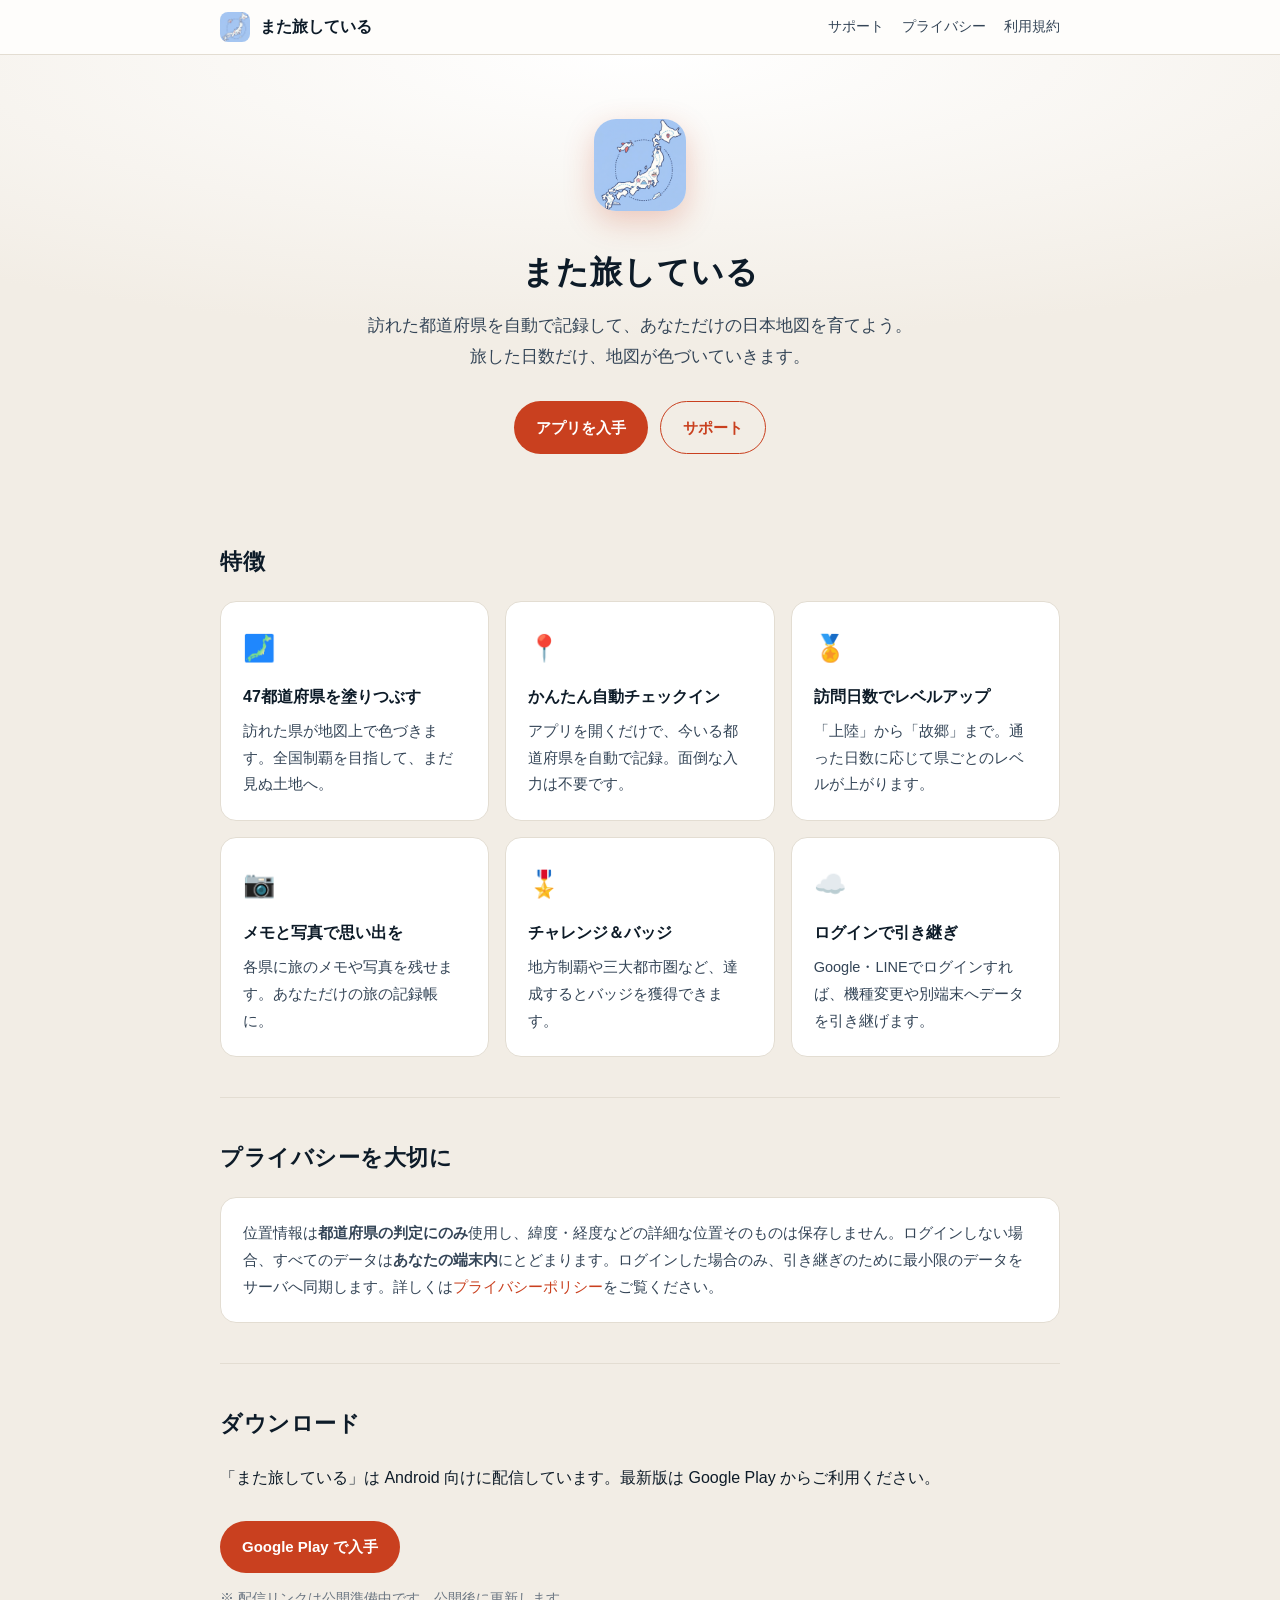
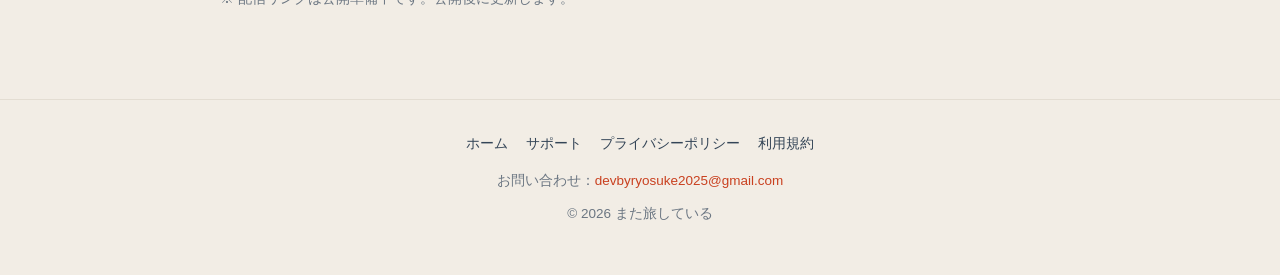
<file: index.html>
<!DOCTYPE html>
<html lang="ja">
<head>
<meta charset="UTF-8">
<meta name="viewport" content="width=device-width, initial-scale=1.0">
<title>また旅している｜日本47都道府県の訪問記録アプリ</title>
<meta name="description" content="「また旅している」は、訪れた都道府県を自動で記録して、あなただけの日本地図を育てるアプリです。位置情報は端末内に保存。Androidで無料配信中。">
<link rel="icon" href="icon.png">
<link rel="stylesheet" href="style.css">
</head>
<body>

<header class="site-header">
  <div class="inner">
    <a class="brand" href="index.html"><img src="icon.png" alt=""> また旅している</a>
    <nav class="nav">
      <a href="support.html">サポート</a>
      <a href="privacy.html">プライバシー</a>
      <a href="terms.html">利用規約</a>
    </nav>
  </div>
</header>

<div class="hero">
  <img class="appicon" src="icon.png" alt="また旅している アプリアイコン">
  <h1>また旅している</h1>
  <p class="lead">訪れた都道府県を自動で記録して、あなただけの日本地図を育てよう。<br>旅した日数だけ、地図が色づいていきます。</p>
  <div class="badge-row">
    <a class="btn" href="#download">アプリを入手</a>
    <a class="btn ghost" href="support.html">サポート</a>
  </div>
</div>

<main>
  <section id="features">
    <h2>特徴</h2>
    <div class="features">
      <div class="card">
        <div class="ico">🗾</div>
        <h3>47都道府県を塗りつぶす</h3>
        <p>訪れた県が地図上で色づきます。全国制覇を目指して、まだ見ぬ土地へ。</p>
      </div>
      <div class="card">
        <div class="ico">📍</div>
        <h3>かんたん自動チェックイン</h3>
        <p>アプリを開くだけで、今いる都道府県を自動で記録。面倒な入力は不要です。</p>
      </div>
      <div class="card">
        <div class="ico">🏅</div>
        <h3>訪問日数でレベルアップ</h3>
        <p>「上陸」から「故郷」まで。通った日数に応じて県ごとのレベルが上がります。</p>
      </div>
      <div class="card">
        <div class="ico">📷</div>
        <h3>メモと写真で思い出を</h3>
        <p>各県に旅のメモや写真を残せます。あなただけの旅の記録帳に。</p>
      </div>
      <div class="card">
        <div class="ico">🎖️</div>
        <h3>チャレンジ＆バッジ</h3>
        <p>地方制覇や三大都市圏など、達成するとバッジを獲得できます。</p>
      </div>
      <div class="card">
        <div class="ico">☁️</div>
        <h3>ログインで引き継ぎ</h3>
        <p>Google・LINEでログインすれば、機種変更や別端末へデータを引き継げます。</p>
      </div>
    </div>
  </section>

  <section id="privacy-first">
    <h2>プライバシーを大切に</h2>
    <div class="card">
      <p style="margin:0">位置情報は<strong>都道府県の判定にのみ</strong>使用し、緯度・経度などの詳細な位置そのものは保存しません。ログインしない場合、すべてのデータは<strong>あなたの端末内</strong>にとどまります。ログインした場合のみ、引き継ぎのために最小限のデータをサーバへ同期します。詳しくは<a href="privacy.html">プライバシーポリシー</a>をご覧ください。</p>
    </div>
  </section>

  <section id="download">
    <h2>ダウンロード</h2>
    <p>「また旅している」は Android 向けに配信しています。最新版は Google Play からご利用ください。</p>
    <div class="badge-row" style="justify-content:flex-start">
      <a class="btn" href="#">Google Play で入手</a>
    </div>
    <p class="meta" style="margin-top:14px">※ 配信リンクは公開準備中です。公開後に更新します。</p>
  </section>
</main>

<footer class="site-footer">
  <div class="links">
    <a href="index.html">ホーム</a>
    <a href="support.html">サポート</a>
    <a href="privacy.html">プライバシーポリシー</a>
    <a href="terms.html">利用規約</a>
  </div>
  <div>お問い合わせ：<a href="mailto:devbyryosuke2025@gmail.com">devbyryosuke2025@gmail.com</a></div>
  <div style="margin-top:8px">© 2026 また旅している</div>
</footer>

</body>
</html>
</file>
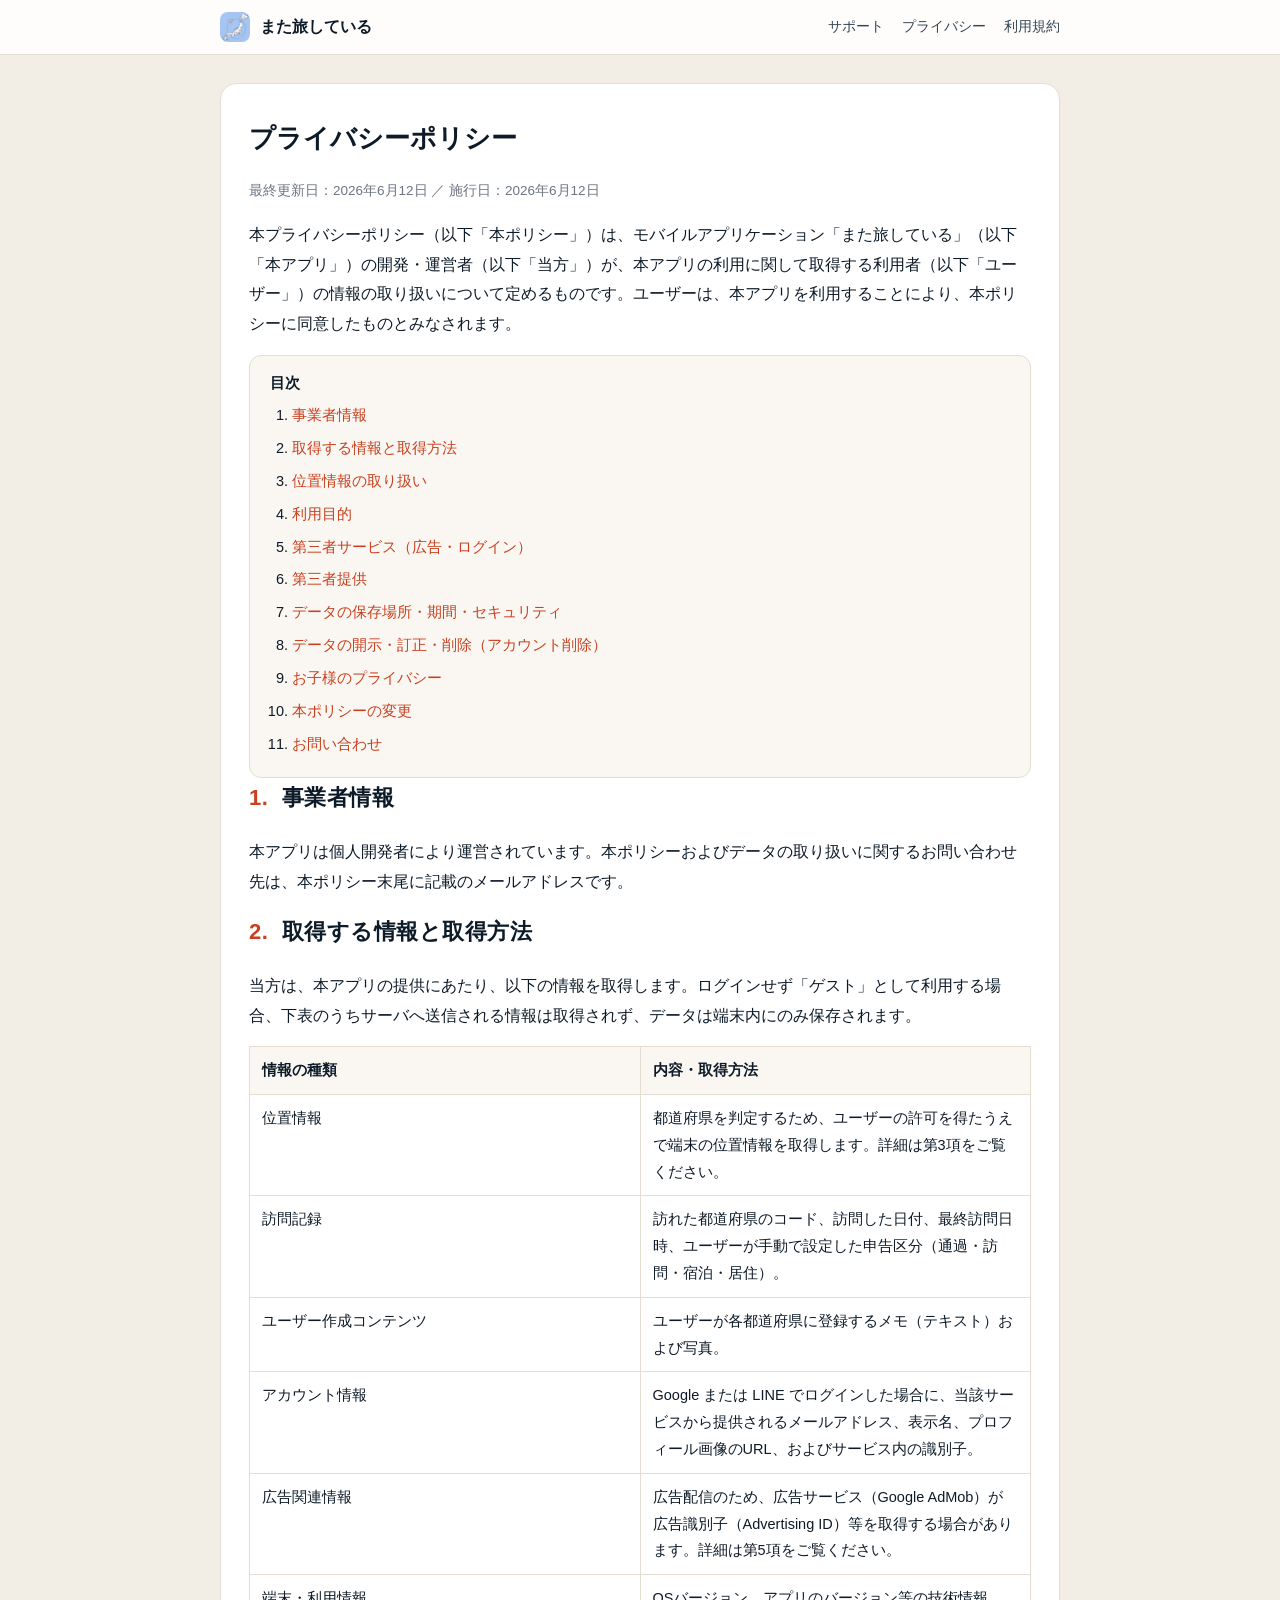
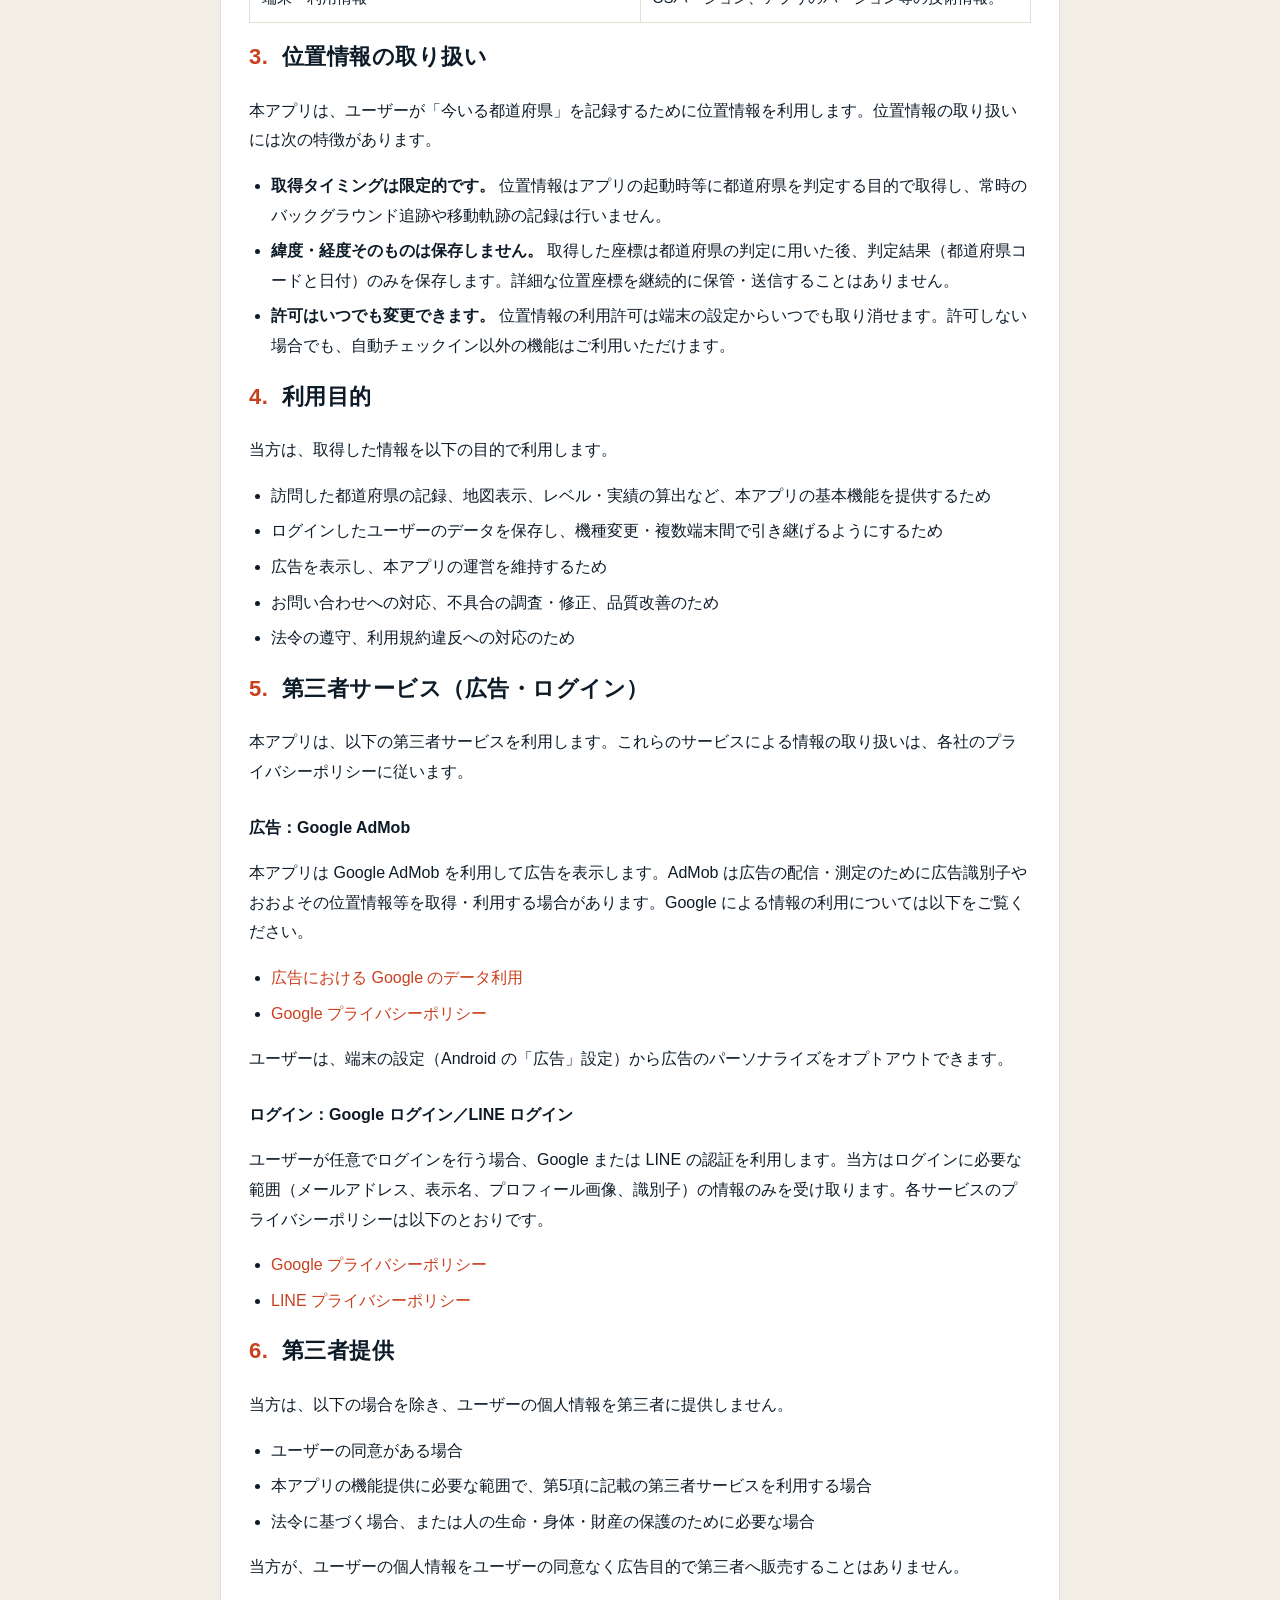
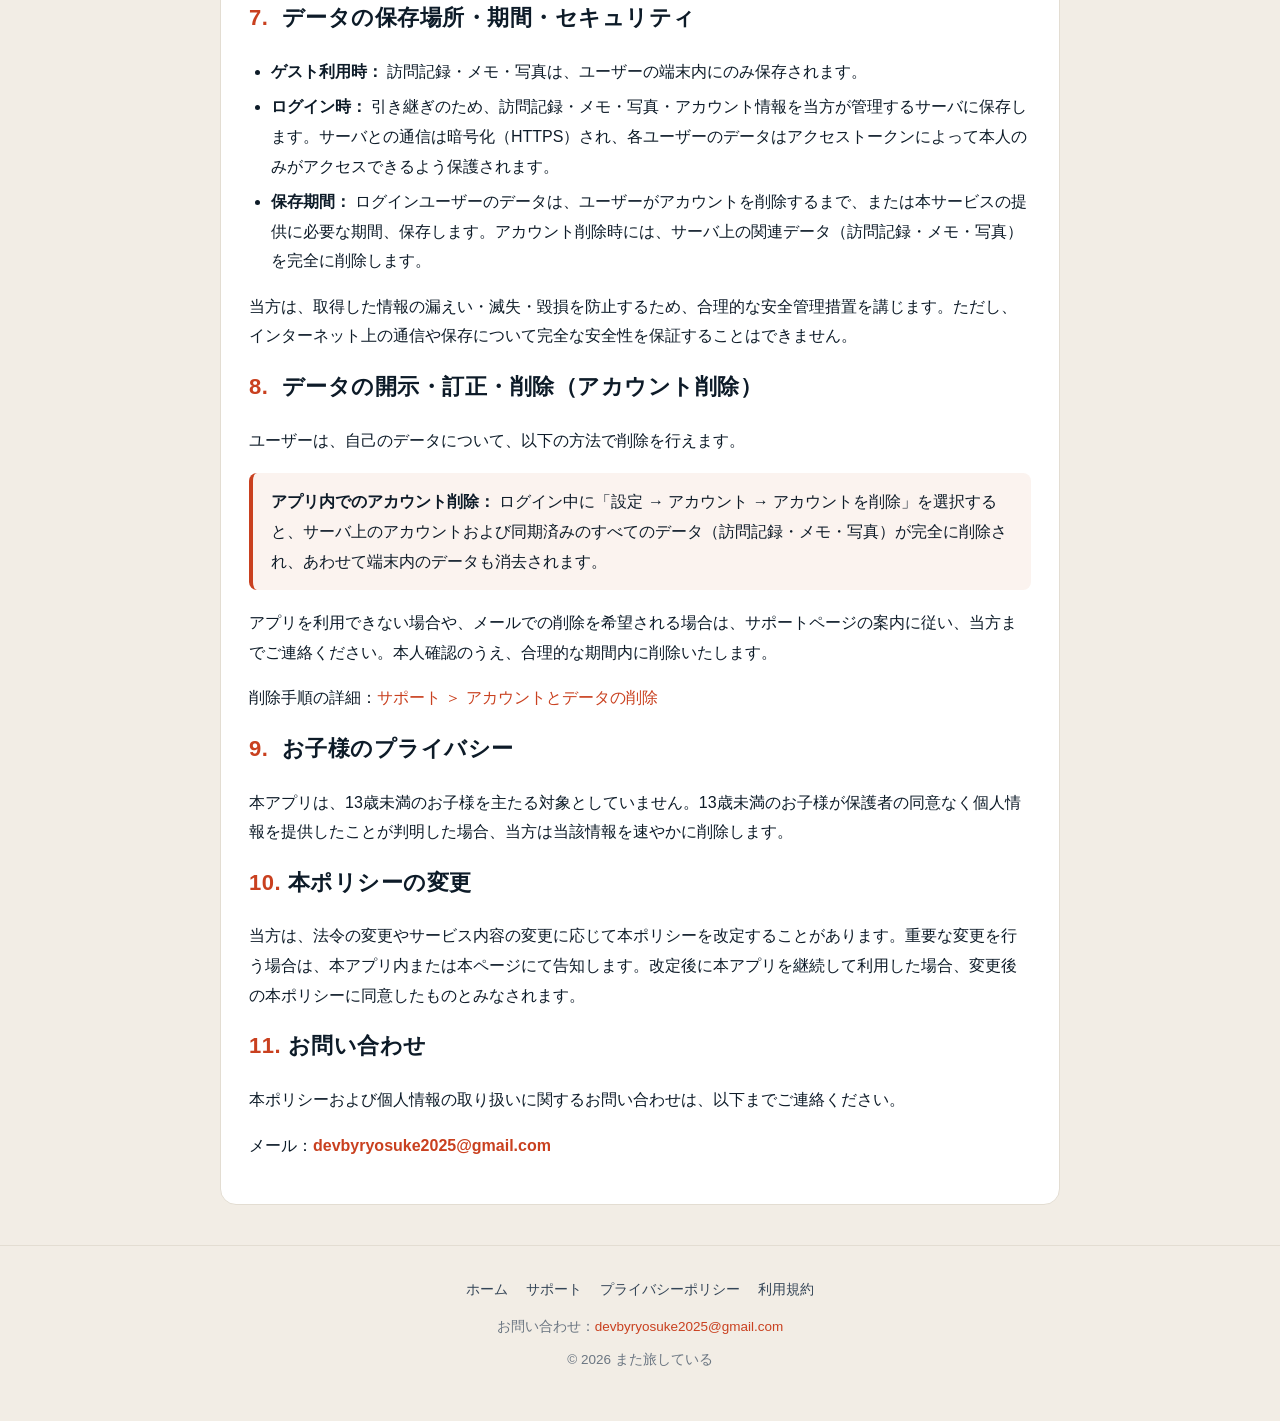
<file: privacy.html>
<!DOCTYPE html>
<html lang="ja">
<head>
<meta charset="UTF-8">
<meta name="viewport" content="width=device-width, initial-scale=1.0">
<title>プライバシーポリシー｜また旅している</title>
<meta name="description" content="「また旅している」のプライバシーポリシー。収集する情報、利用目的、第三者提供、保存と削除、位置情報・広告の取り扱いについて説明します。">
<link rel="icon" href="icon.png">
<link rel="stylesheet" href="style.css">
</head>
<body>

<header class="site-header">
  <div class="inner">
    <a class="brand" href="index.html"><img src="icon.png" alt=""> また旅している</a>
    <nav class="nav">
      <a href="support.html">サポート</a>
      <a href="privacy.html">プライバシー</a>
      <a href="terms.html">利用規約</a>
    </nav>
  </div>
</header>

<main>
<article class="legal">
  <h1>プライバシーポリシー</h1>
  <p class="meta">最終更新日：2026年6月12日 ／ 施行日：2026年6月12日</p>

  <p>本プライバシーポリシー（以下「本ポリシー」）は、モバイルアプリケーション「また旅している」（以下「本アプリ」）の開発・運営者（以下「当方」）が、本アプリの利用に関して取得する利用者（以下「ユーザー」）の情報の取り扱いについて定めるものです。ユーザーは、本アプリを利用することにより、本ポリシーに同意したものとみなされます。</p>

  <div class="toc">
    <strong>目次</strong>
    <ol>
      <li><a href="#sec1">事業者情報</a></li>
      <li><a href="#sec2">取得する情報と取得方法</a></li>
      <li><a href="#sec3">位置情報の取り扱い</a></li>
      <li><a href="#sec4">利用目的</a></li>
      <li><a href="#sec5">第三者サービス（広告・ログイン）</a></li>
      <li><a href="#sec6">第三者提供</a></li>
      <li><a href="#sec7">データの保存場所・期間・セキュリティ</a></li>
      <li><a href="#sec8">データの開示・訂正・削除（アカウント削除）</a></li>
      <li><a href="#sec9">お子様のプライバシー</a></li>
      <li><a href="#sec10">本ポリシーの変更</a></li>
      <li><a href="#sec11">お問い合わせ</a></li>
    </ol>
  </div>

  <h2 id="sec1"><span class="num">1.</span> 事業者情報</h2>
  <p>本アプリは個人開発者により運営されています。本ポリシーおよびデータの取り扱いに関するお問い合わせ先は、本ポリシー末尾に記載のメールアドレスです。</p>

  <h2 id="sec2"><span class="num">2.</span> 取得する情報と取得方法</h2>
  <p>当方は、本アプリの提供にあたり、以下の情報を取得します。ログインせず「ゲスト」として利用する場合、下表のうちサーバへ送信される情報は取得されず、データは端末内にのみ保存されます。</p>
  <table>
    <tr><th>情報の種類</th><th>内容・取得方法</th></tr>
    <tr><td>位置情報</td><td>都道府県を判定するため、ユーザーの許可を得たうえで端末の位置情報を取得します。詳細は第3項をご覧ください。</td></tr>
    <tr><td>訪問記録</td><td>訪れた都道府県のコード、訪問した日付、最終訪問日時、ユーザーが手動で設定した申告区分（通過・訪問・宿泊・居住）。</td></tr>
    <tr><td>ユーザー作成コンテンツ</td><td>ユーザーが各都道府県に登録するメモ（テキスト）および写真。</td></tr>
    <tr><td>アカウント情報</td><td>Google または LINE でログインした場合に、当該サービスから提供されるメールアドレス、表示名、プロフィール画像のURL、およびサービス内の識別子。</td></tr>
    <tr><td>広告関連情報</td><td>広告配信のため、広告サービス（Google AdMob）が広告識別子（Advertising ID）等を取得する場合があります。詳細は第5項をご覧ください。</td></tr>
    <tr><td>端末・利用情報</td><td>OSバージョン、アプリのバージョン等の技術情報。</td></tr>
  </table>

  <h2 id="sec3"><span class="num">3.</span> 位置情報の取り扱い</h2>
  <p>本アプリは、ユーザーが「今いる都道府県」を記録するために位置情報を利用します。位置情報の取り扱いには次の特徴があります。</p>
  <ul>
    <li><strong>取得タイミングは限定的です。</strong> 位置情報はアプリの起動時等に都道府県を判定する目的で取得し、常時のバックグラウンド追跡や移動軌跡の記録は行いません。</li>
    <li><strong>緯度・経度そのものは保存しません。</strong> 取得した座標は都道府県の判定に用いた後、判定結果（都道府県コードと日付）のみを保存します。詳細な位置座標を継続的に保管・送信することはありません。</li>
    <li><strong>許可はいつでも変更できます。</strong> 位置情報の利用許可は端末の設定からいつでも取り消せます。許可しない場合でも、自動チェックイン以外の機能はご利用いただけます。</li>
  </ul>

  <h2 id="sec4"><span class="num">4.</span> 利用目的</h2>
  <p>当方は、取得した情報を以下の目的で利用します。</p>
  <ul>
    <li>訪問した都道府県の記録、地図表示、レベル・実績の算出など、本アプリの基本機能を提供するため</li>
    <li>ログインしたユーザーのデータを保存し、機種変更・複数端末間で引き継げるようにするため</li>
    <li>広告を表示し、本アプリの運営を維持するため</li>
    <li>お問い合わせへの対応、不具合の調査・修正、品質改善のため</li>
    <li>法令の遵守、利用規約違反への対応のため</li>
  </ul>

  <h2 id="sec5"><span class="num">5.</span> 第三者サービス（広告・ログイン）</h2>
  <p>本アプリは、以下の第三者サービスを利用します。これらのサービスによる情報の取り扱いは、各社のプライバシーポリシーに従います。</p>
  <h3>広告：Google AdMob</h3>
  <p>本アプリは Google AdMob を利用して広告を表示します。AdMob は広告の配信・測定のために広告識別子やおおよその位置情報等を取得・利用する場合があります。Google による情報の利用については以下をご覧ください。</p>
  <ul>
    <li><a href="https://policies.google.com/technologies/ads" target="_blank" rel="noopener">広告における Google のデータ利用</a></li>
    <li><a href="https://policies.google.com/privacy" target="_blank" rel="noopener">Google プライバシーポリシー</a></li>
  </ul>
  <p>ユーザーは、端末の設定（Android の「広告」設定）から広告のパーソナライズをオプトアウトできます。</p>
  <h3>ログイン：Google ログイン／LINE ログイン</h3>
  <p>ユーザーが任意でログインを行う場合、Google または LINE の認証を利用します。当方はログインに必要な範囲（メールアドレス、表示名、プロフィール画像、識別子）の情報のみを受け取ります。各サービスのプライバシーポリシーは以下のとおりです。</p>
  <ul>
    <li><a href="https://policies.google.com/privacy" target="_blank" rel="noopener">Google プライバシーポリシー</a></li>
    <li><a href="https://terms.line.me/line_rules" target="_blank" rel="noopener">LINE プライバシーポリシー</a></li>
  </ul>

  <h2 id="sec6"><span class="num">6.</span> 第三者提供</h2>
  <p>当方は、以下の場合を除き、ユーザーの個人情報を第三者に提供しません。</p>
  <ul>
    <li>ユーザーの同意がある場合</li>
    <li>本アプリの機能提供に必要な範囲で、第5項に記載の第三者サービスを利用する場合</li>
    <li>法令に基づく場合、または人の生命・身体・財産の保護のために必要な場合</li>
  </ul>
  <p>当方が、ユーザーの個人情報をユーザーの同意なく広告目的で第三者へ販売することはありません。</p>

  <h2 id="sec7"><span class="num">7.</span> データの保存場所・期間・セキュリティ</h2>
  <ul>
    <li><strong>ゲスト利用時：</strong> 訪問記録・メモ・写真は、ユーザーの端末内にのみ保存されます。</li>
    <li><strong>ログイン時：</strong> 引き継ぎのため、訪問記録・メモ・写真・アカウント情報を当方が管理するサーバに保存します。サーバとの通信は暗号化（HTTPS）され、各ユーザーのデータはアクセストークンによって本人のみがアクセスできるよう保護されます。</li>
    <li><strong>保存期間：</strong> ログインユーザーのデータは、ユーザーがアカウントを削除するまで、または本サービスの提供に必要な期間、保存します。アカウント削除時には、サーバ上の関連データ（訪問記録・メモ・写真）を完全に削除します。</li>
  </ul>
  <p>当方は、取得した情報の漏えい・滅失・毀損を防止するため、合理的な安全管理措置を講じます。ただし、インターネット上の通信や保存について完全な安全性を保証することはできません。</p>

  <h2 id="sec8"><span class="num">8.</span> データの開示・訂正・削除（アカウント削除）</h2>
  <p>ユーザーは、自己のデータについて、以下の方法で削除を行えます。</p>
  <div class="callout">
    <strong>アプリ内でのアカウント削除：</strong> ログイン中に「設定 → アカウント → アカウントを削除」を選択すると、サーバ上のアカウントおよび同期済みのすべてのデータ（訪問記録・メモ・写真）が完全に削除され、あわせて端末内のデータも消去されます。
  </div>
  <p>アプリを利用できない場合や、メールでの削除を希望される場合は、サポートページの案内に従い、当方までご連絡ください。本人確認のうえ、合理的な期間内に削除いたします。</p>
  <p>削除手順の詳細：<a href="support.html#delete">サポート ＞ アカウントとデータの削除</a></p>

  <h2 id="sec9"><span class="num">9.</span> お子様のプライバシー</h2>
  <p>本アプリは、13歳未満のお子様を主たる対象としていません。13歳未満のお子様が保護者の同意なく個人情報を提供したことが判明した場合、当方は当該情報を速やかに削除します。</p>

  <h2 id="sec10"><span class="num">10.</span> 本ポリシーの変更</h2>
  <p>当方は、法令の変更やサービス内容の変更に応じて本ポリシーを改定することがあります。重要な変更を行う場合は、本アプリ内または本ページにて告知します。改定後に本アプリを継続して利用した場合、変更後の本ポリシーに同意したものとみなされます。</p>

  <h2 id="sec11"><span class="num">11.</span> お問い合わせ</h2>
  <p>本ポリシーおよび個人情報の取り扱いに関するお問い合わせは、以下までご連絡ください。</p>
  <p>メール：<a class="mail" href="mailto:devbyryosuke2025@gmail.com">devbyryosuke2025@gmail.com</a></p>
</article>
</main>

<footer class="site-footer">
  <div class="links">
    <a href="index.html">ホーム</a>
    <a href="support.html">サポート</a>
    <a href="privacy.html">プライバシーポリシー</a>
    <a href="terms.html">利用規約</a>
  </div>
  <div>お問い合わせ：<a href="mailto:devbyryosuke2025@gmail.com">devbyryosuke2025@gmail.com</a></div>
  <div style="margin-top:8px">© 2026 また旅している</div>
</footer>

</body>
</html>
</file>
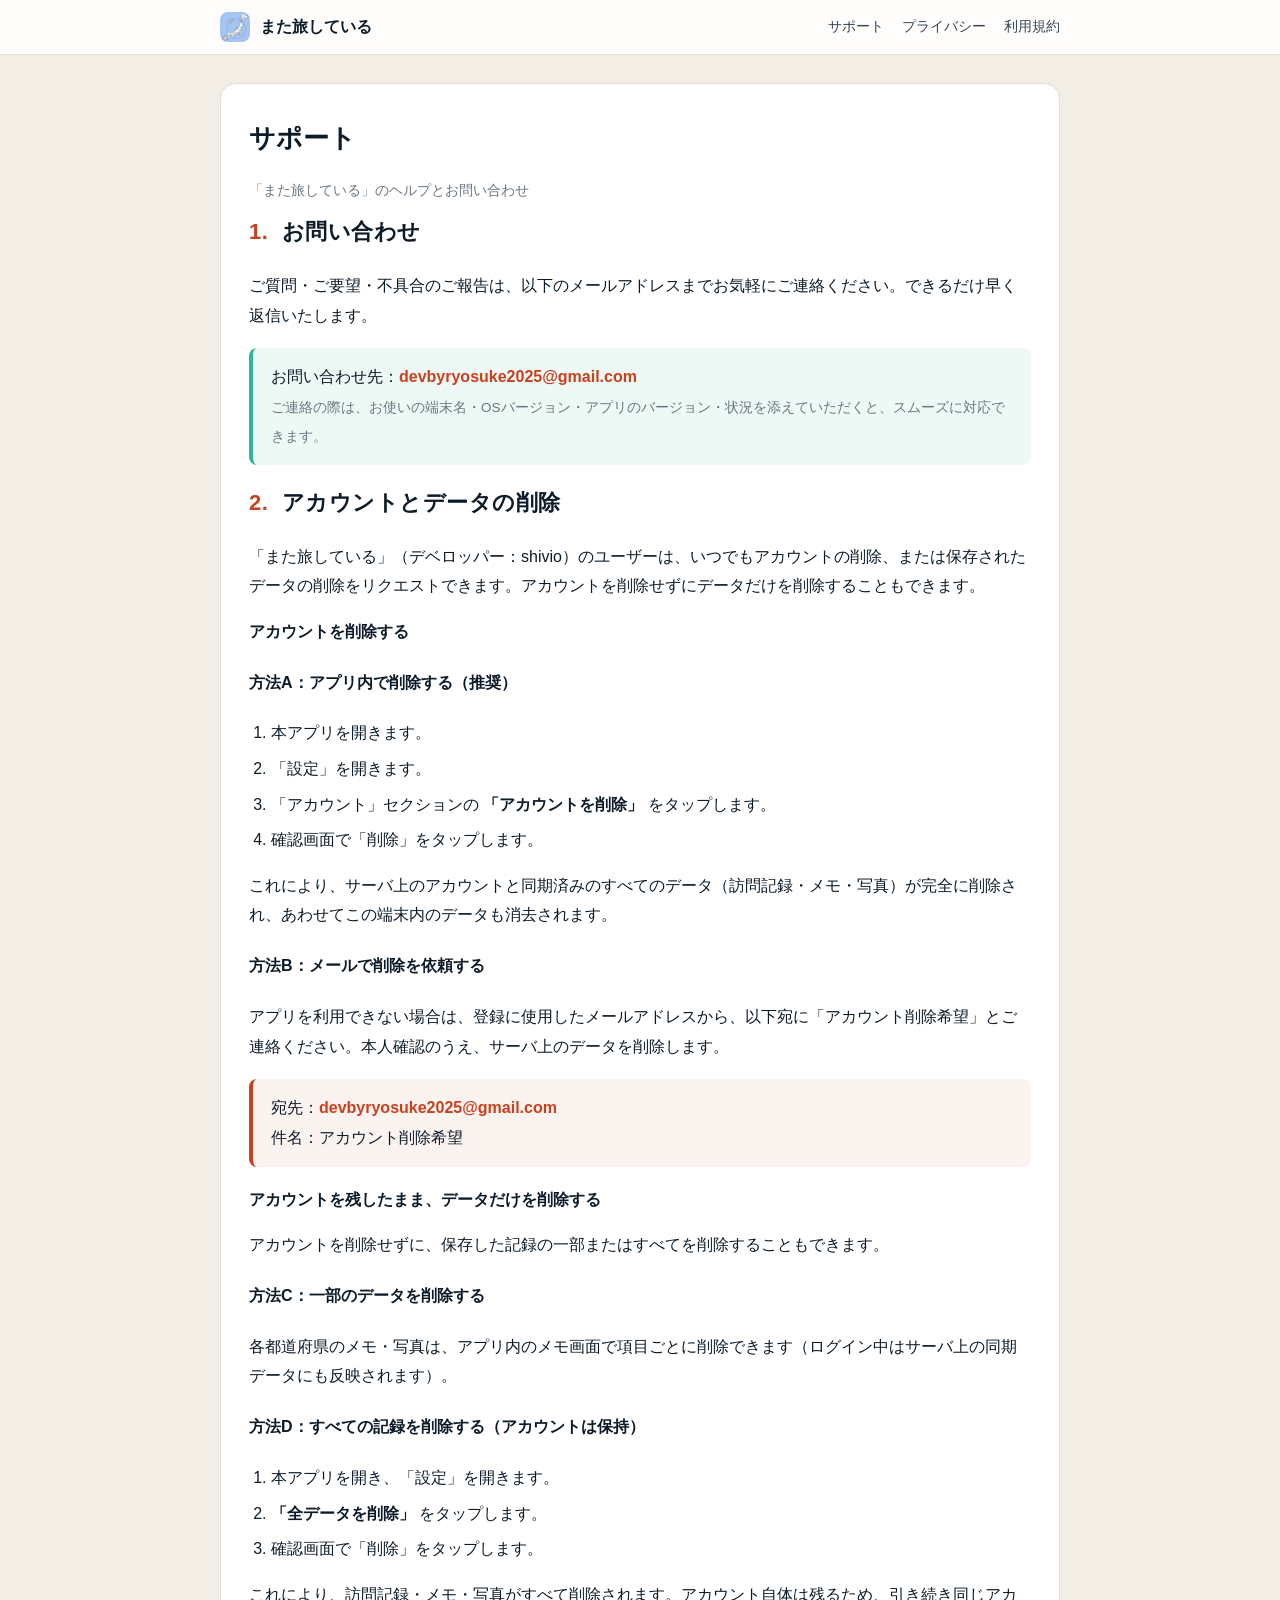
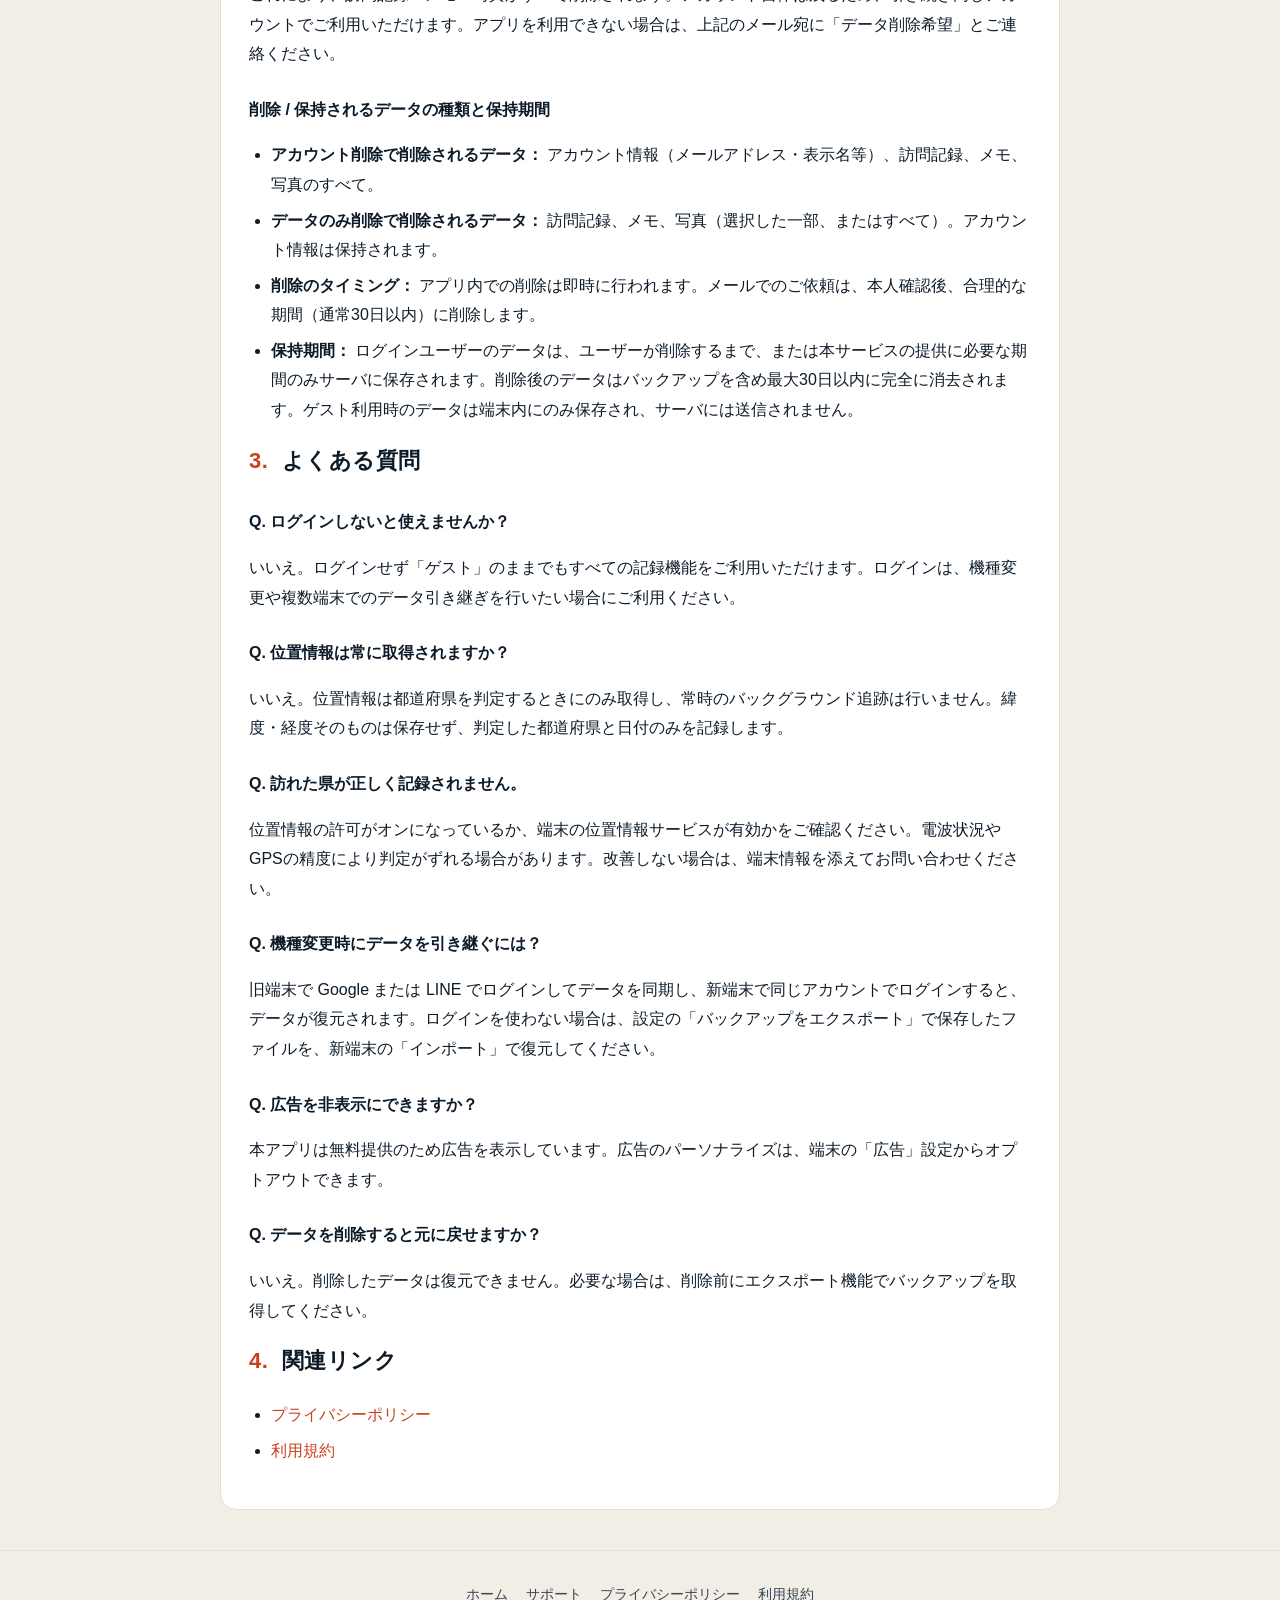
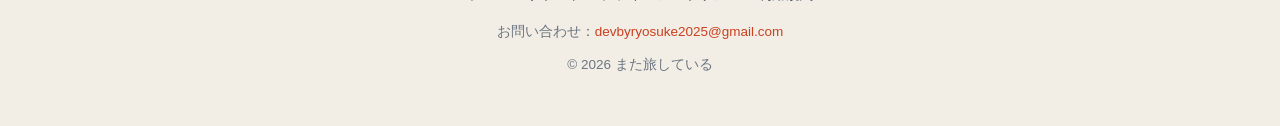
<file: support.html>
<!DOCTYPE html>
<html lang="ja">
<head>
<meta charset="UTF-8">
<meta name="viewport" content="width=device-width, initial-scale=1.0">
<title>サポート｜また旅している</title>
<meta name="description" content="「また旅している」のサポートページ。よくある質問、アカウントとデータの削除方法、お問い合わせ先を掲載しています。">
<link rel="icon" href="icon.png">
<link rel="stylesheet" href="style.css">
</head>
<body>

<header class="site-header">
  <div class="inner">
    <a class="brand" href="index.html"><img src="icon.png" alt=""> また旅している</a>
    <nav class="nav">
      <a href="support.html">サポート</a>
      <a href="privacy.html">プライバシー</a>
      <a href="terms.html">利用規約</a>
    </nav>
  </div>
</header>

<main>
<article class="legal">
  <h1>サポート</h1>
  <p class="meta">「また旅している」のヘルプとお問い合わせ</p>

  <h2 id="contact"><span class="num">1.</span> お問い合わせ</h2>
  <p>ご質問・ご要望・不具合のご報告は、以下のメールアドレスまでお気軽にご連絡ください。できるだけ早く返信いたします。</p>
  <div class="callout info">
    お問い合わせ先：<a class="mail" href="mailto:devbyryosuke2025@gmail.com">devbyryosuke2025@gmail.com</a><br>
    <span class="meta">ご連絡の際は、お使いの端末名・OSバージョン・アプリのバージョン・状況を添えていただくと、スムーズに対応できます。</span>
  </div>

  <h2 id="delete"><span class="num">2.</span> アカウントとデータの削除</h2>
  <p>「また旅している」（デベロッパー：shivio）のユーザーは、いつでもアカウントの削除、または保存されたデータの削除をリクエストできます。アカウントを削除せずにデータだけを削除することもできます。</p>

  <h3 style="margin-top:8px">アカウントを削除する</h3>

  <h4>方法A：アプリ内で削除する（推奨）</h4>
  <ol>
    <li>本アプリを開きます。</li>
    <li>「設定」を開きます。</li>
    <li>「アカウント」セクションの <strong>「アカウントを削除」</strong> をタップします。</li>
    <li>確認画面で「削除」をタップします。</li>
  </ol>
  <p>これにより、サーバ上のアカウントと同期済みのすべてのデータ（訪問記録・メモ・写真）が完全に削除され、あわせてこの端末内のデータも消去されます。</p>

  <h4>方法B：メールで削除を依頼する</h4>
  <p>アプリを利用できない場合は、登録に使用したメールアドレスから、以下宛に「アカウント削除希望」とご連絡ください。本人確認のうえ、サーバ上のデータを削除します。</p>
  <div class="callout">
    宛先：<a class="mail" href="mailto:devbyryosuke2025@gmail.com?subject=アカウント削除希望">devbyryosuke2025@gmail.com</a><br>
    件名：アカウント削除希望
  </div>

  <h3 style="margin-top:8px">アカウントを残したまま、データだけを削除する</h3>
  <p>アカウントを削除せずに、保存した記録の一部またはすべてを削除することもできます。</p>
  <h4>方法C：一部のデータを削除する</h4>
  <p>各都道府県のメモ・写真は、アプリ内のメモ画面で項目ごとに削除できます（ログイン中はサーバ上の同期データにも反映されます）。</p>
  <h4>方法D：すべての記録を削除する（アカウントは保持）</h4>
  <ol>
    <li>本アプリを開き、「設定」を開きます。</li>
    <li><strong>「全データを削除」</strong> をタップします。</li>
    <li>確認画面で「削除」をタップします。</li>
  </ol>
  <p>これにより、訪問記録・メモ・写真がすべて削除されます。アカウント自体は残るため、引き続き同じアカウントでご利用いただけます。アプリを利用できない場合は、上記のメール宛に「データ削除希望」とご連絡ください。</p>

  <h3>削除 / 保持されるデータの種類と保持期間</h3>
  <ul>
    <li><strong>アカウント削除で削除されるデータ：</strong> アカウント情報（メールアドレス・表示名等）、訪問記録、メモ、写真のすべて。</li>
    <li><strong>データのみ削除で削除されるデータ：</strong> 訪問記録、メモ、写真（選択した一部、またはすべて）。アカウント情報は保持されます。</li>
    <li><strong>削除のタイミング：</strong> アプリ内での削除は即時に行われます。メールでのご依頼は、本人確認後、合理的な期間（通常30日以内）に削除します。</li>
    <li><strong>保持期間：</strong> ログインユーザーのデータは、ユーザーが削除するまで、または本サービスの提供に必要な期間のみサーバに保存されます。削除後のデータはバックアップを含め最大30日以内に完全に消去されます。ゲスト利用時のデータは端末内にのみ保存され、サーバには送信されません。</li>
  </ul>

  <h2 id="faq"><span class="num">3.</span> よくある質問</h2>

  <h3>Q. ログインしないと使えませんか？</h3>
  <p>いいえ。ログインせず「ゲスト」のままでもすべての記録機能をご利用いただけます。ログインは、機種変更や複数端末でのデータ引き継ぎを行いたい場合にご利用ください。</p>

  <h3>Q. 位置情報は常に取得されますか？</h3>
  <p>いいえ。位置情報は都道府県を判定するときにのみ取得し、常時のバックグラウンド追跡は行いません。緯度・経度そのものは保存せず、判定した都道府県と日付のみを記録します。</p>

  <h3>Q. 訪れた県が正しく記録されません。</h3>
  <p>位置情報の許可がオンになっているか、端末の位置情報サービスが有効かをご確認ください。電波状況やGPSの精度により判定がずれる場合があります。改善しない場合は、端末情報を添えてお問い合わせください。</p>

  <h3>Q. 機種変更時にデータを引き継ぐには？</h3>
  <p>旧端末で Google または LINE でログインしてデータを同期し、新端末で同じアカウントでログインすると、データが復元されます。ログインを使わない場合は、設定の「バックアップをエクスポート」で保存したファイルを、新端末の「インポート」で復元してください。</p>

  <h3>Q. 広告を非表示にできますか？</h3>
  <p>本アプリは無料提供のため広告を表示しています。広告のパーソナライズは、端末の「広告」設定からオプトアウトできます。</p>

  <h3>Q. データを削除すると元に戻せますか？</h3>
  <p>いいえ。削除したデータは復元できません。必要な場合は、削除前にエクスポート機能でバックアップを取得してください。</p>

  <h2 id="links"><span class="num">4.</span> 関連リンク</h2>
  <ul>
    <li><a href="privacy.html">プライバシーポリシー</a></li>
    <li><a href="terms.html">利用規約</a></li>
  </ul>
</article>
</main>

<footer class="site-footer">
  <div class="links">
    <a href="index.html">ホーム</a>
    <a href="support.html">サポート</a>
    <a href="privacy.html">プライバシーポリシー</a>
    <a href="terms.html">利用規約</a>
  </div>
  <div>お問い合わせ：<a href="mailto:devbyryosuke2025@gmail.com">devbyryosuke2025@gmail.com</a></div>
  <div style="margin-top:8px">© 2026 また旅している</div>
</footer>

</body>
</html>
</file>
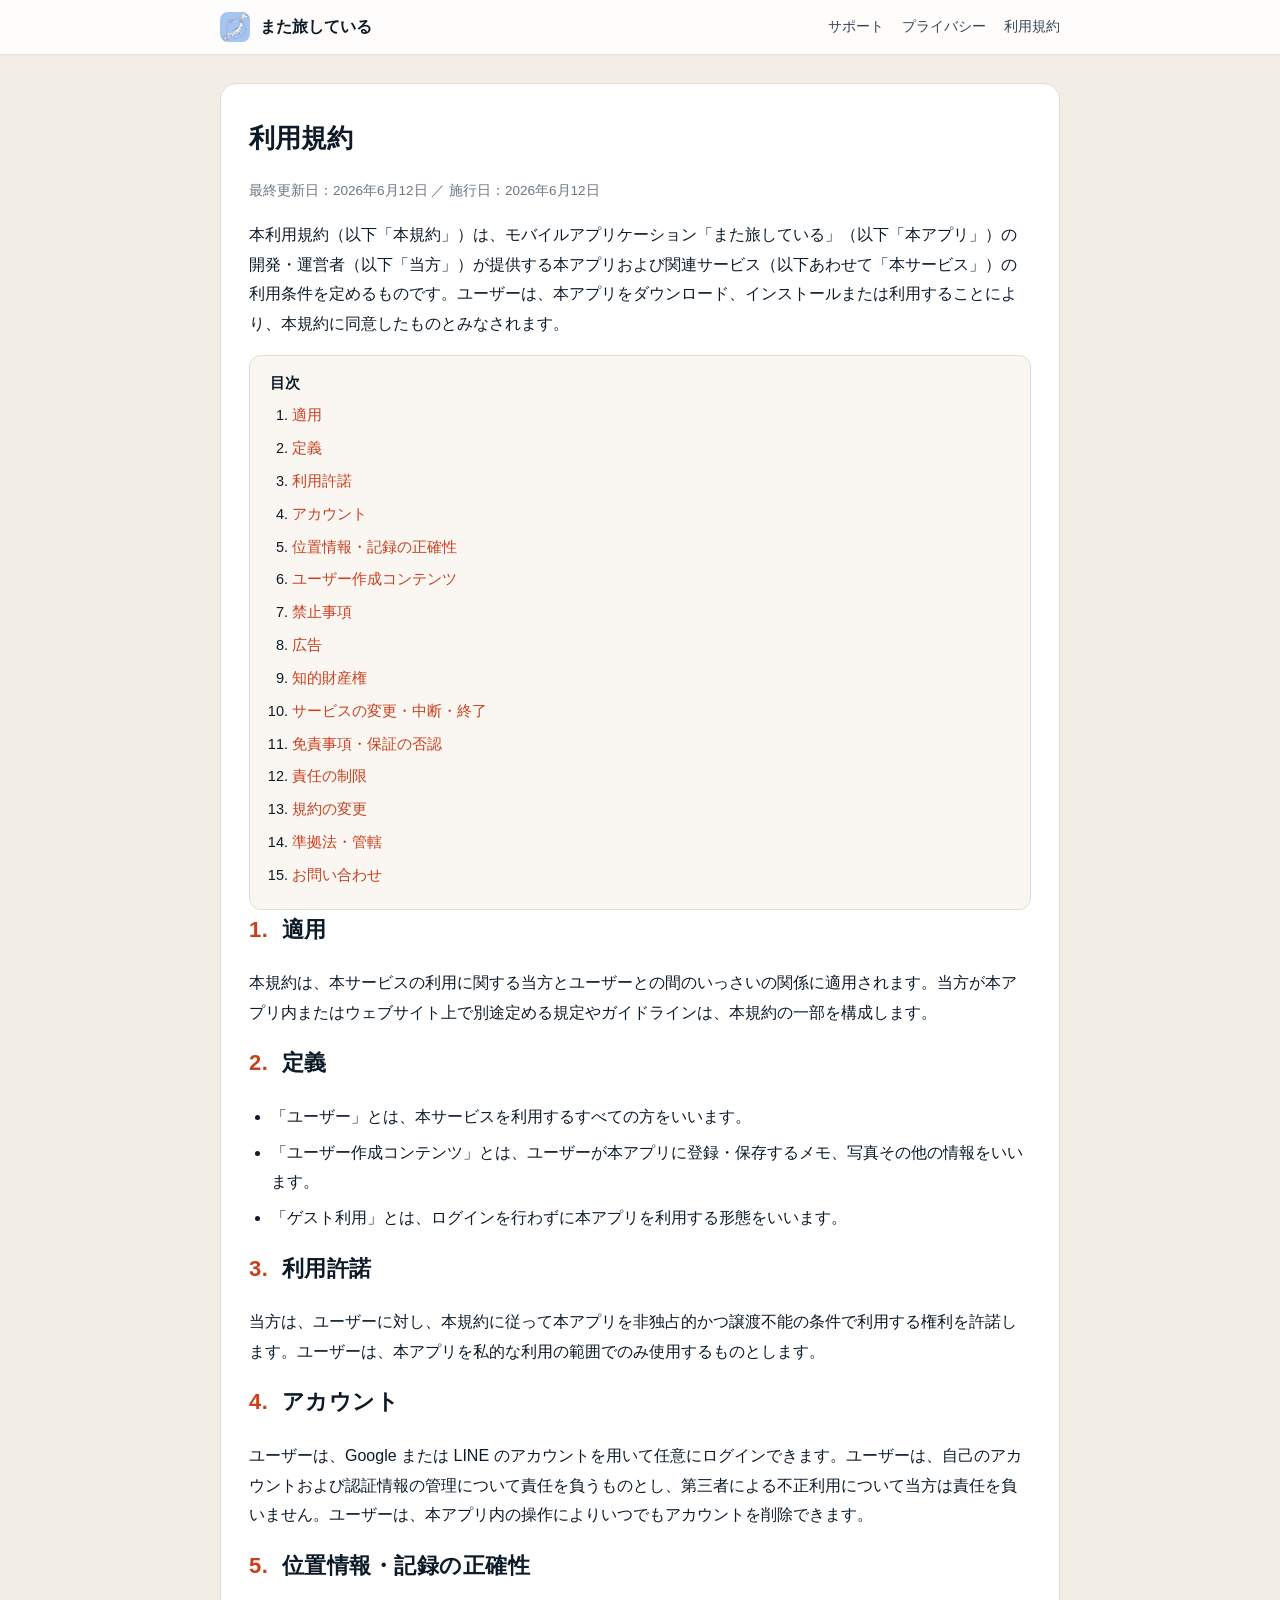
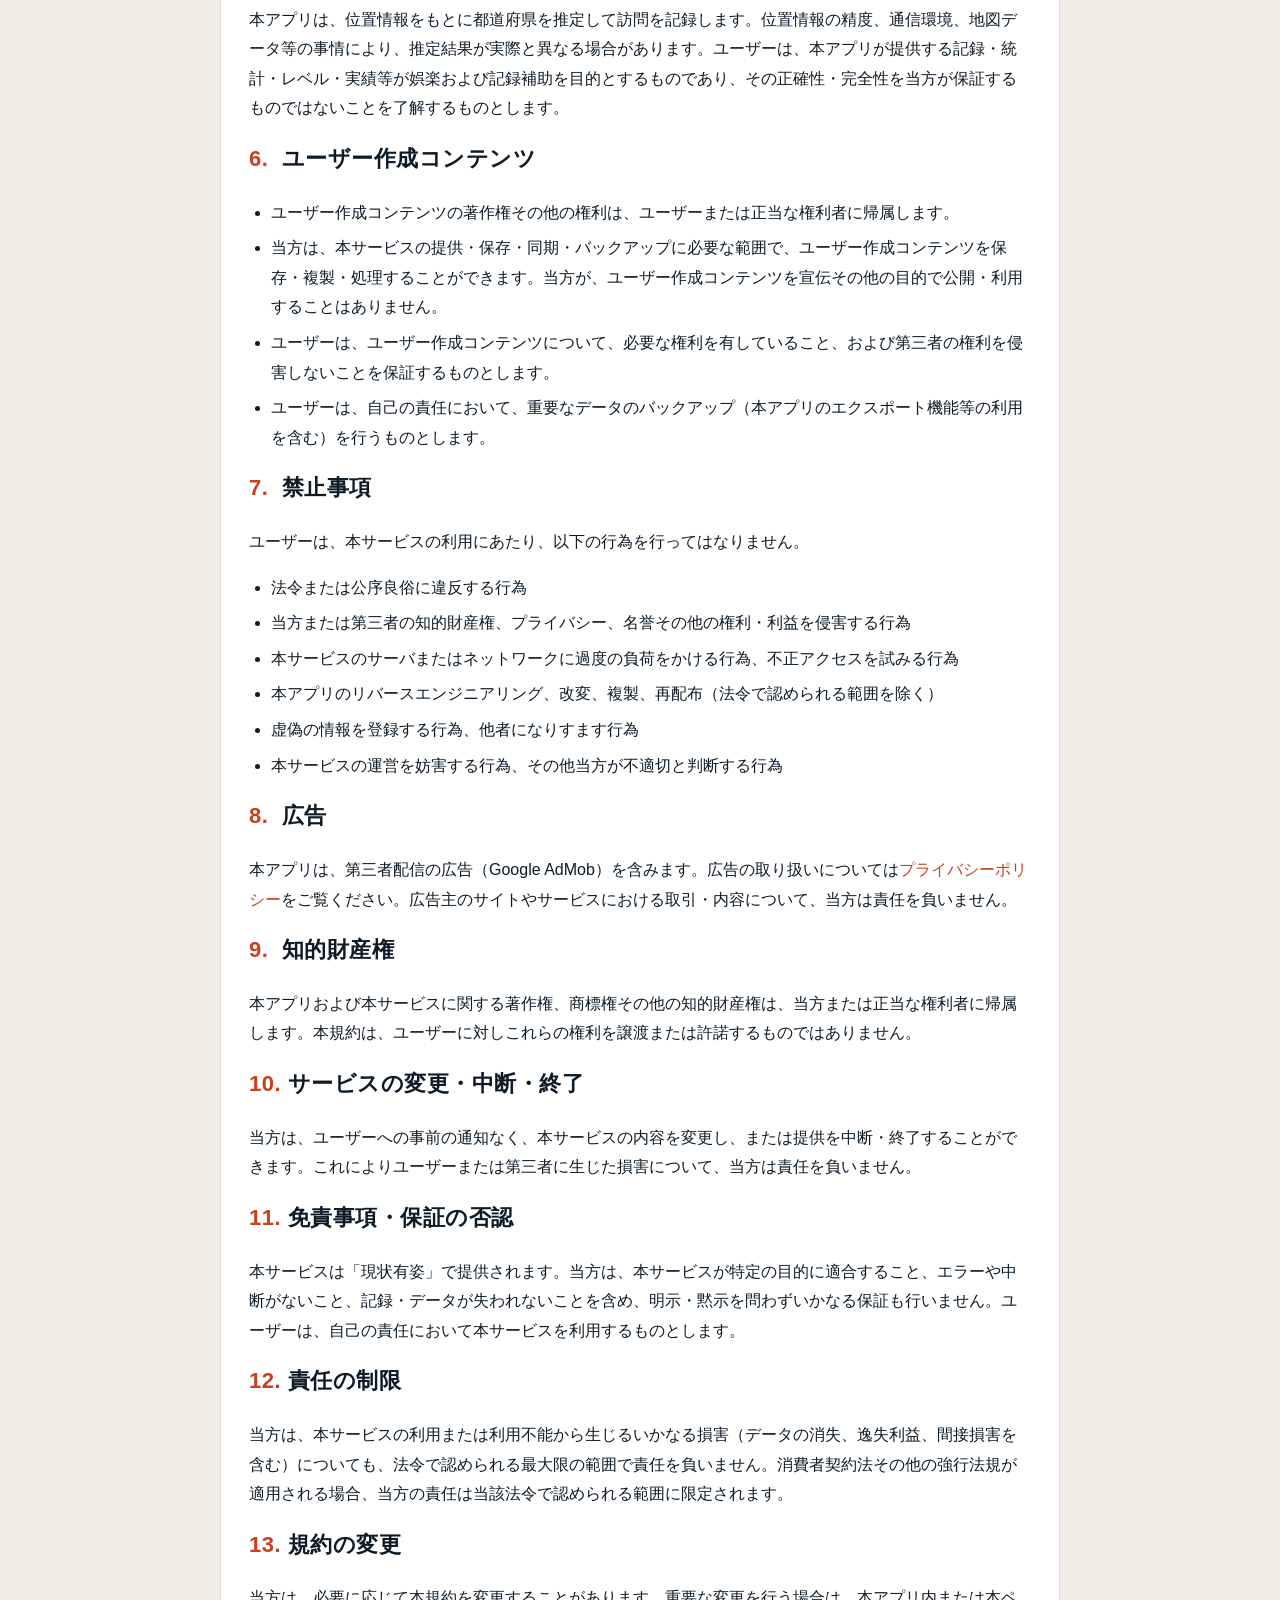
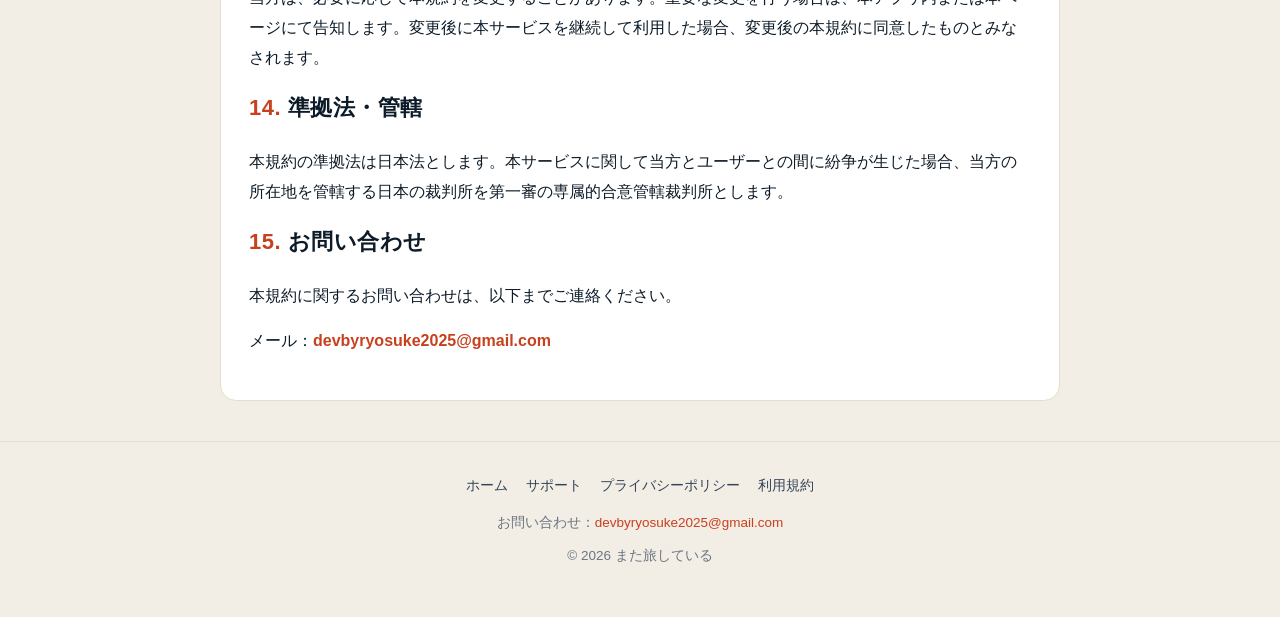
<file: terms.html>
<!DOCTYPE html>
<html lang="ja">
<head>
<meta charset="UTF-8">
<meta name="viewport" content="width=device-width, initial-scale=1.0">
<title>利用規約｜また旅している</title>
<meta name="description" content="「また旅している」の利用規約。サービスの利用条件、禁止事項、ユーザー作成コンテンツ、免責事項などを定めます。">
<link rel="icon" href="icon.png">
<link rel="stylesheet" href="style.css">
</head>
<body>

<header class="site-header">
  <div class="inner">
    <a class="brand" href="index.html"><img src="icon.png" alt=""> また旅している</a>
    <nav class="nav">
      <a href="support.html">サポート</a>
      <a href="privacy.html">プライバシー</a>
      <a href="terms.html">利用規約</a>
    </nav>
  </div>
</header>

<main>
<article class="legal">
  <h1>利用規約</h1>
  <p class="meta">最終更新日：2026年6月12日 ／ 施行日：2026年6月12日</p>

  <p>本利用規約（以下「本規約」）は、モバイルアプリケーション「また旅している」（以下「本アプリ」）の開発・運営者（以下「当方」）が提供する本アプリおよび関連サービス（以下あわせて「本サービス」）の利用条件を定めるものです。ユーザーは、本アプリをダウンロード、インストールまたは利用することにより、本規約に同意したものとみなされます。</p>

  <div class="toc">
    <strong>目次</strong>
    <ol>
      <li><a href="#t1">適用</a></li>
      <li><a href="#t2">定義</a></li>
      <li><a href="#t3">利用許諾</a></li>
      <li><a href="#t4">アカウント</a></li>
      <li><a href="#t5">位置情報・記録の正確性</a></li>
      <li><a href="#t6">ユーザー作成コンテンツ</a></li>
      <li><a href="#t7">禁止事項</a></li>
      <li><a href="#t8">広告</a></li>
      <li><a href="#t9">知的財産権</a></li>
      <li><a href="#t10">サービスの変更・中断・終了</a></li>
      <li><a href="#t11">免責事項・保証の否認</a></li>
      <li><a href="#t12">責任の制限</a></li>
      <li><a href="#t13">規約の変更</a></li>
      <li><a href="#t14">準拠法・管轄</a></li>
      <li><a href="#t15">お問い合わせ</a></li>
    </ol>
  </div>

  <h2 id="t1"><span class="num">1.</span> 適用</h2>
  <p>本規約は、本サービスの利用に関する当方とユーザーとの間のいっさいの関係に適用されます。当方が本アプリ内またはウェブサイト上で別途定める規定やガイドラインは、本規約の一部を構成します。</p>

  <h2 id="t2"><span class="num">2.</span> 定義</h2>
  <ul>
    <li>「ユーザー」とは、本サービスを利用するすべての方をいいます。</li>
    <li>「ユーザー作成コンテンツ」とは、ユーザーが本アプリに登録・保存するメモ、写真その他の情報をいいます。</li>
    <li>「ゲスト利用」とは、ログインを行わずに本アプリを利用する形態をいいます。</li>
  </ul>

  <h2 id="t3"><span class="num">3.</span> 利用許諾</h2>
  <p>当方は、ユーザーに対し、本規約に従って本アプリを非独占的かつ譲渡不能の条件で利用する権利を許諾します。ユーザーは、本アプリを私的な利用の範囲でのみ使用するものとします。</p>

  <h2 id="t4"><span class="num">4.</span> アカウント</h2>
  <p>ユーザーは、Google または LINE のアカウントを用いて任意にログインできます。ユーザーは、自己のアカウントおよび認証情報の管理について責任を負うものとし、第三者による不正利用について当方は責任を負いません。ユーザーは、本アプリ内の操作によりいつでもアカウントを削除できます。</p>

  <h2 id="t5"><span class="num">5.</span> 位置情報・記録の正確性</h2>
  <p>本アプリは、位置情報をもとに都道府県を推定して訪問を記録します。位置情報の精度、通信環境、地図データ等の事情により、推定結果が実際と異なる場合があります。ユーザーは、本アプリが提供する記録・統計・レベル・実績等が娯楽および記録補助を目的とするものであり、その正確性・完全性を当方が保証するものではないことを了解するものとします。</p>

  <h2 id="t6"><span class="num">6.</span> ユーザー作成コンテンツ</h2>
  <ul>
    <li>ユーザー作成コンテンツの著作権その他の権利は、ユーザーまたは正当な権利者に帰属します。</li>
    <li>当方は、本サービスの提供・保存・同期・バックアップに必要な範囲で、ユーザー作成コンテンツを保存・複製・処理することができます。当方が、ユーザー作成コンテンツを宣伝その他の目的で公開・利用することはありません。</li>
    <li>ユーザーは、ユーザー作成コンテンツについて、必要な権利を有していること、および第三者の権利を侵害しないことを保証するものとします。</li>
    <li>ユーザーは、自己の責任において、重要なデータのバックアップ（本アプリのエクスポート機能等の利用を含む）を行うものとします。</li>
  </ul>

  <h2 id="t7"><span class="num">7.</span> 禁止事項</h2>
  <p>ユーザーは、本サービスの利用にあたり、以下の行為を行ってはなりません。</p>
  <ul>
    <li>法令または公序良俗に違反する行為</li>
    <li>当方または第三者の知的財産権、プライバシー、名誉その他の権利・利益を侵害する行為</li>
    <li>本サービスのサーバまたはネットワークに過度の負荷をかける行為、不正アクセスを試みる行為</li>
    <li>本アプリのリバースエンジニアリング、改変、複製、再配布（法令で認められる範囲を除く）</li>
    <li>虚偽の情報を登録する行為、他者になりすます行為</li>
    <li>本サービスの運営を妨害する行為、その他当方が不適切と判断する行為</li>
  </ul>

  <h2 id="t8"><span class="num">8.</span> 広告</h2>
  <p>本アプリは、第三者配信の広告（Google AdMob）を含みます。広告の取り扱いについては<a href="privacy.html">プライバシーポリシー</a>をご覧ください。広告主のサイトやサービスにおける取引・内容について、当方は責任を負いません。</p>

  <h2 id="t9"><span class="num">9.</span> 知的財産権</h2>
  <p>本アプリおよび本サービスに関する著作権、商標権その他の知的財産権は、当方または正当な権利者に帰属します。本規約は、ユーザーに対しこれらの権利を譲渡または許諾するものではありません。</p>

  <h2 id="t10"><span class="num">10.</span> サービスの変更・中断・終了</h2>
  <p>当方は、ユーザーへの事前の通知なく、本サービスの内容を変更し、または提供を中断・終了することができます。これによりユーザーまたは第三者に生じた損害について、当方は責任を負いません。</p>

  <h2 id="t11"><span class="num">11.</span> 免責事項・保証の否認</h2>
  <p>本サービスは「現状有姿」で提供されます。当方は、本サービスが特定の目的に適合すること、エラーや中断がないこと、記録・データが失われないことを含め、明示・黙示を問わずいかなる保証も行いません。ユーザーは、自己の責任において本サービスを利用するものとします。</p>

  <h2 id="t12"><span class="num">12.</span> 責任の制限</h2>
  <p>当方は、本サービスの利用または利用不能から生じるいかなる損害（データの消失、逸失利益、間接損害を含む）についても、法令で認められる最大限の範囲で責任を負いません。消費者契約法その他の強行法規が適用される場合、当方の責任は当該法令で認められる範囲に限定されます。</p>

  <h2 id="t13"><span class="num">13.</span> 規約の変更</h2>
  <p>当方は、必要に応じて本規約を変更することがあります。重要な変更を行う場合は、本アプリ内または本ページにて告知します。変更後に本サービスを継続して利用した場合、変更後の本規約に同意したものとみなされます。</p>

  <h2 id="t14"><span class="num">14.</span> 準拠法・管轄</h2>
  <p>本規約の準拠法は日本法とします。本サービスに関して当方とユーザーとの間に紛争が生じた場合、当方の所在地を管轄する日本の裁判所を第一審の専属的合意管轄裁判所とします。</p>

  <h2 id="t15"><span class="num">15.</span> お問い合わせ</h2>
  <p>本規約に関するお問い合わせは、以下までご連絡ください。</p>
  <p>メール：<a class="mail" href="mailto:devbyryosuke2025@gmail.com">devbyryosuke2025@gmail.com</a></p>
</article>
</main>

<footer class="site-footer">
  <div class="links">
    <a href="index.html">ホーム</a>
    <a href="support.html">サポート</a>
    <a href="privacy.html">プライバシーポリシー</a>
    <a href="terms.html">利用規約</a>
  </div>
  <div>お問い合わせ：<a href="mailto:devbyryosuke2025@gmail.com">devbyryosuke2025@gmail.com</a></div>
  <div style="margin-top:8px">© 2026 また旅している</div>
</footer>

</body>
</html>
</file>
<file: style.css>
/* ── また旅している 公式サイト 共通スタイル ───────────────────────────── */
:root {
  --primary: #c9401f;
  --primary-dark: #a8330f;
  --secondary: #2eb89a;
  --bg: #f2ede5;
  --surface: #ffffff;
  --ink: #0d1b28;
  --ink-sub: #344557;
  --ink-mute: #6b7682;
  --line: #e3ddd2;
  --radius: 16px;
  --maxw: 880px;
}

* { box-sizing: border-box; }

html { scroll-behavior: smooth; }

body {
  margin: 0;
  font-family: -apple-system, BlinkMacSystemFont, "Hiragino Sans",
    "Hiragino Kaku Gothic ProN", "Noto Sans JP", "Yu Gothic", Meiryo, sans-serif;
  color: var(--ink);
  background: var(--bg);
  line-height: 1.85;
  -webkit-font-smoothing: antialiased;
}

a { color: var(--primary); text-decoration: none; }
a:hover { text-decoration: underline; }

/* ── ヘッダー ──────────────────────────────────────────────── */
.site-header {
  position: sticky;
  top: 0;
  z-index: 10;
  background: rgba(255, 255, 255, 0.86);
  backdrop-filter: saturate(180%) blur(12px);
  border-bottom: 1px solid var(--line);
}
.site-header .inner {
  max-width: var(--maxw);
  margin: 0 auto;
  padding: 12px 20px;
  display: flex;
  align-items: center;
  gap: 12px;
}
.brand {
  display: flex;
  align-items: center;
  gap: 10px;
  font-weight: 700;
  color: var(--ink);
}
.brand:hover { text-decoration: none; }
.brand img { width: 30px; height: 30px; border-radius: 8px; }
.nav { margin-left: auto; display: flex; gap: 18px; font-size: 14px; }
.nav a { color: var(--ink-sub); }

/* ── ヒーロー ──────────────────────────────────────────────── */
.hero {
  text-align: center;
  padding: 64px 20px 48px;
  background: radial-gradient(120% 90% at 50% 0%, #fff 0%, var(--bg) 70%);
}
.hero img.appicon {
  width: 92px; height: 92px; border-radius: 22px;
  box-shadow: 0 10px 30px rgba(201, 64, 31, 0.25);
}
.hero h1 { font-size: 32px; margin: 22px 0 8px; letter-spacing: 1px; }
.hero p.lead { font-size: 17px; color: var(--ink-sub); margin: 0 auto; max-width: 560px; }
.badge-row { margin-top: 28px; display: flex; gap: 12px; justify-content: center; flex-wrap: wrap; }
.btn {
  display: inline-flex; align-items: center; gap: 8px;
  padding: 12px 22px; border-radius: 999px; font-weight: 600; font-size: 15px;
  background: var(--primary); color: #fff;
}
.btn:hover { background: var(--primary-dark); text-decoration: none; }
.btn.ghost { background: transparent; color: var(--primary); border: 1.5px solid var(--primary); }
.btn.ghost:hover { background: rgba(201, 64, 31, 0.08); }

/* ── セクション ────────────────────────────────────────────── */
main { max-width: var(--maxw); margin: 0 auto; padding: 0 20px; }
section { padding: 40px 0; border-top: 1px solid var(--line); }
section:first-of-type { border-top: none; }
h2 { font-size: 22px; margin: 0 0 18px; letter-spacing: 0.5px; }
h2 .num {
  display: inline-block; min-width: 26px; color: var(--primary);
  font-variant-numeric: tabular-nums;
}
h3 { font-size: 16px; margin: 26px 0 8px; color: var(--ink); }

.features { display: grid; grid-template-columns: repeat(auto-fit, minmax(220px, 1fr)); gap: 16px; }
.card {
  background: var(--surface); border: 1px solid var(--line);
  border-radius: var(--radius); padding: 22px;
}
.card .ico { font-size: 26px; }
.card h3 { margin: 10px 0 6px; }
.card p { margin: 0; color: var(--ink-sub); font-size: 14.5px; }

/* ── 法務ページ ────────────────────────────────────────────── */
.legal { background: var(--surface); border: 1px solid var(--line); border-radius: var(--radius); padding: 8px 28px 28px; margin: 28px 0; }
.legal h1 { font-size: 26px; }
.meta { color: var(--ink-mute); font-size: 13.5px; margin: -4px 0 8px; }
.legal ul, .legal ol { padding-left: 22px; }
.legal li { margin: 6px 0; }
.legal table { width: 100%; border-collapse: collapse; margin: 14px 0; font-size: 14.5px; }
.legal th, .legal td { border: 1px solid var(--line); padding: 10px 12px; text-align: left; vertical-align: top; }
.legal th { background: #faf7f2; width: 30%; }
.callout {
  background: #fbf3ef; border-left: 4px solid var(--primary);
  border-radius: 8px; padding: 14px 18px; margin: 18px 0;
}
.callout.info { background: #eef8f5; border-left-color: var(--secondary); }
.toc { background: #faf7f2; border: 1px solid var(--line); border-radius: 12px; padding: 14px 20px; font-size: 14.5px; }
.toc ol { margin: 6px 0; }

.mail { font-weight: 600; }

/* ── フッター ──────────────────────────────────────────────── */
.site-footer {
  border-top: 1px solid var(--line);
  margin-top: 40px;
  padding: 32px 20px 48px;
  text-align: center;
  color: var(--ink-mute);
  font-size: 13.5px;
}
.site-footer .links { display: flex; gap: 18px; justify-content: center; flex-wrap: wrap; margin-bottom: 12px; }
.site-footer .links a { color: var(--ink-sub); }

@media (max-width: 560px) {
  .hero h1 { font-size: 26px; }
  .nav { gap: 12px; font-size: 13px; }
  .legal { padding: 8px 18px 20px; }
  .legal th { width: 38%; }
}
</file>
